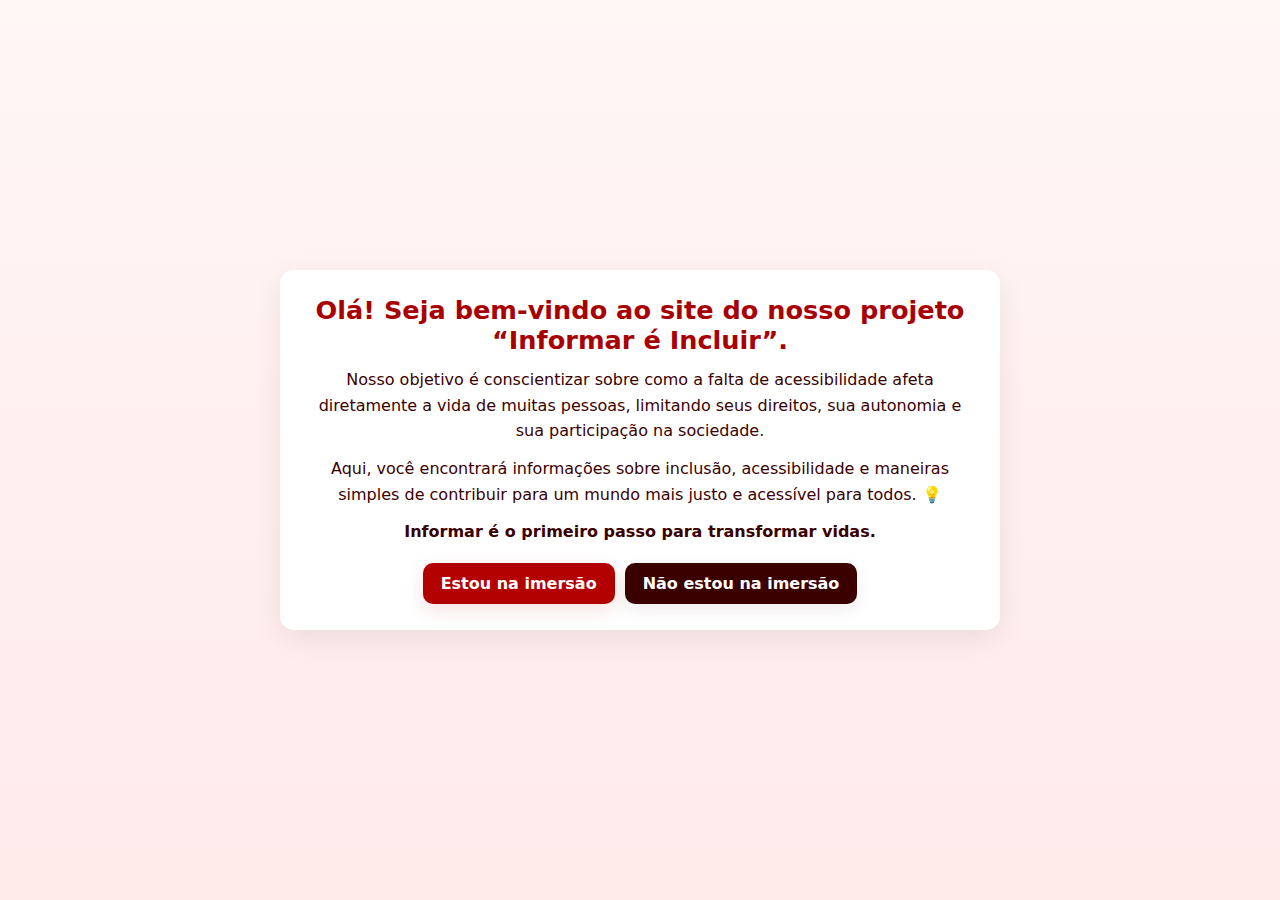
<file: index.html>
<!DOCTYPE html>
<html lang="pt-br">
<head>
  <meta charset="utf-8" />
  <meta name="viewport" content="width=device-width, initial-scale=1" />
  <title>Informar é Incluir</title>
  <link rel="stylesheet" href="style.css" />
  <script src="script.js" defer></script>
</head>
<body>
  <main class="container fade-in">
    <h1>Olá! Seja bem-vindo ao site do nosso projeto<br>“Informar é Incluir”.</h1>

    <p>
      Nosso objetivo é conscientizar sobre como a falta de acessibilidade afeta diretamente a vida de muitas pessoas,
      limitando seus direitos, sua autonomia e sua participação na sociedade.
    </p>

    <p>
      Aqui, você encontrará informações sobre inclusão, acessibilidade e maneiras simples de contribuir para um mundo
      mais justo e acessível para todos. 💡
    </p>

    <p><strong>Informar é o primeiro passo para transformar vidas.</strong></p>

    <div class="botoes">
      <a class="btn" href="surdez.html">Estou na imersão</a>
      <a class="btn secondary" href="acesso.html">Não estou na imersão</a>
    </div>
  </main>
</body>
</html>
</file>
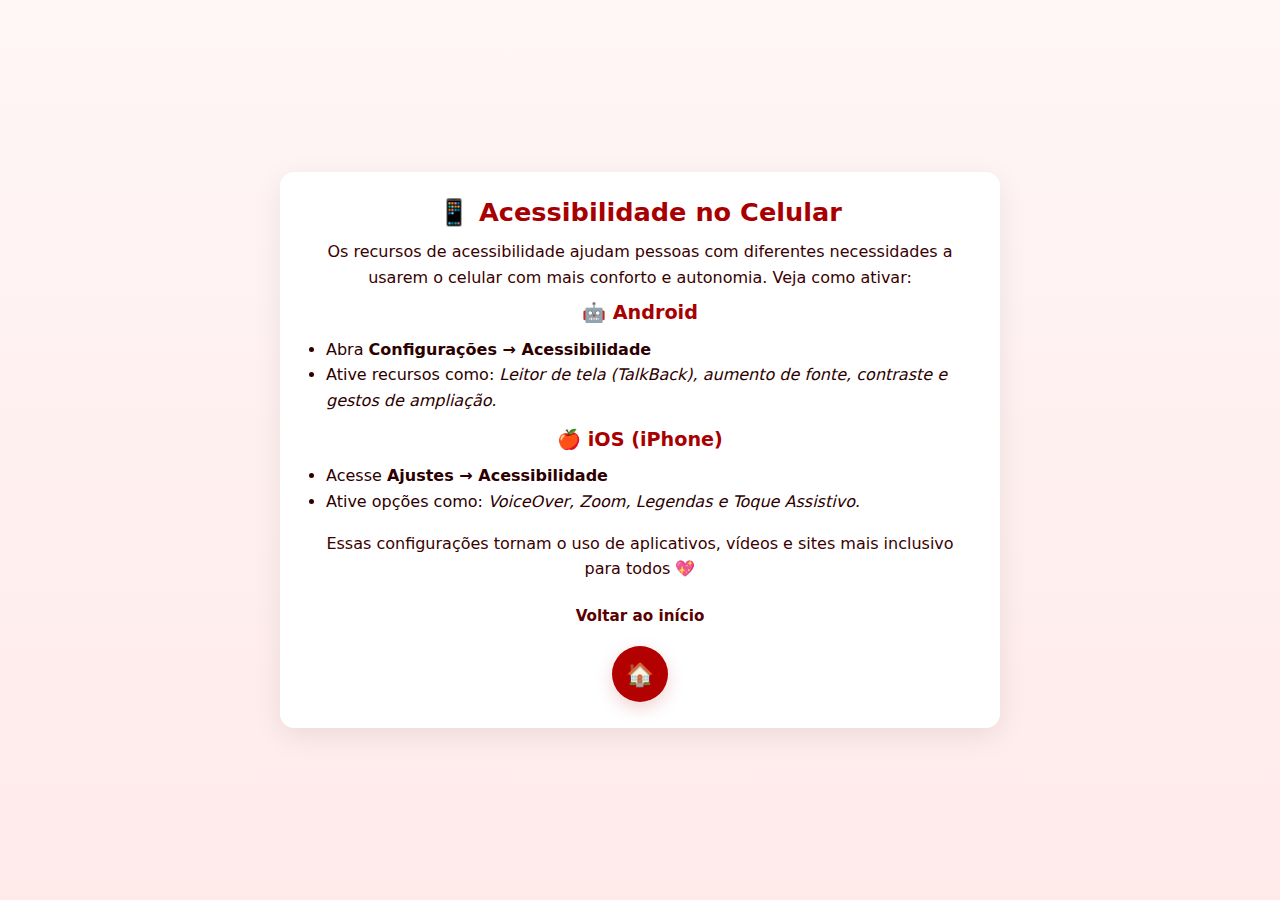
<file: acessibilidade-celular.html>
<!DOCTYPE html>
<html lang="pt-br">
<head>
  <meta charset="UTF-8">
  <meta name="viewport" content="width=device-width, initial-scale=1.0">
  <title>Acessibilidade no Celular</title>
  <link rel="stylesheet" href="style.css">
  <script src="script.js" defer></script>
</head>
<body>
  <main class="container fade-in">
    <h1>📱 Acessibilidade no Celular</h1>
    <p>Os recursos de acessibilidade ajudam pessoas com diferentes necessidades a usarem o celular com mais conforto e autonomia. Veja como ativar:</p>

    <h2>🤖 Android</h2>
    <ul>
      <li>Abra <strong>Configurações → Acessibilidade</strong></li>
      <li>Ative recursos como: <em>Leitor de tela (TalkBack), aumento de fonte, contraste e gestos de ampliação.</em></li>
    </ul>

    <h2>🍎 iOS (iPhone)</h2>
    <ul>
      <li>Acesse <strong>Ajustes → Acessibilidade</strong></li>
      <li>Ative opções como: <em>VoiceOver, Zoom, Legendas e Toque Assistivo.</em></li>
    </ul>

    <p>Essas configurações tornam o uso de aplicativos, vídeos e sites mais inclusivo para todos 💖</p>

    <div class="proxima-estacao">
      <p>Voltar ao início</p>
      <a href="index.html" class="seta">🏠</a>
    </div>
  </main>
</body>
</html>
</file>
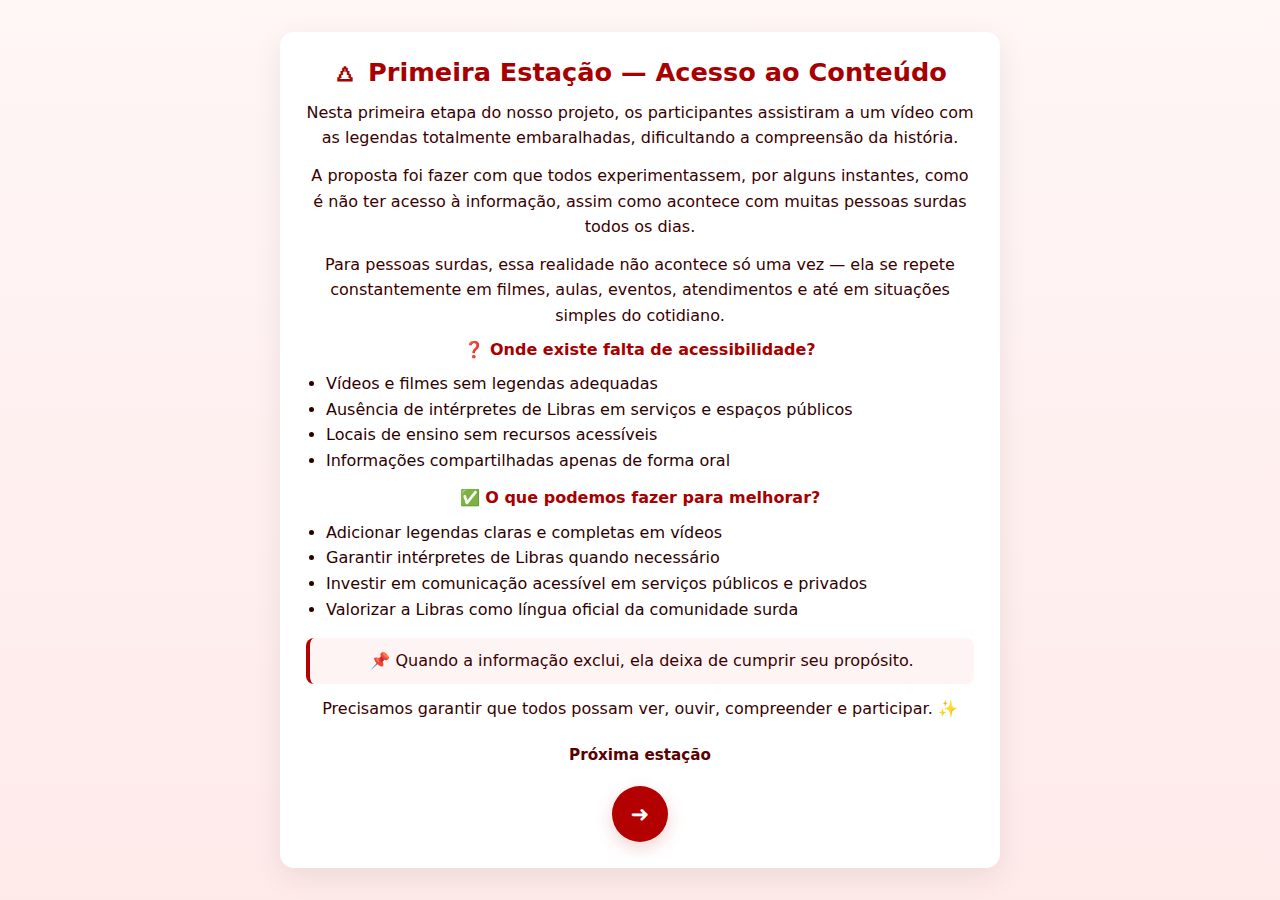
<file: acesso.html>
<!DOCTYPE html>
<html lang="pt-br">
<head>
  <meta charset="utf-8" />
  <meta name="viewport" content="width=device-width, initial-scale=1" />
  <title>Primeira Estação — Acesso ao Conteúdo</title>
  <link rel="stylesheet" href="style.css" />
  <script src="script.js" defer></script>
</head>
<body>
  <main class="container fade-in">
    <h1>🜂 Primeira Estação — Acesso ao Conteúdo</h1>

    <p>
      Nesta primeira etapa do nosso projeto, os participantes assistiram a um vídeo com as legendas totalmente embaralhadas,
      dificultando a compreensão da história.
    </p>

    <p>
      A proposta foi fazer com que todos experimentassem, por alguns instantes, como é não ter acesso à informação,
      assim como acontece com muitas pessoas surdas todos os dias.
    </p>

    <p>
      Para pessoas surdas, essa realidade não acontece só uma vez — ela se repete constantemente em filmes, aulas, eventos,
      atendimentos e até em situações simples do cotidiano.
    </p>

    <h3>❓ Onde existe falta de acessibilidade?</h3>
    <ul>
      <li>Vídeos e filmes sem legendas adequadas</li>
      <li>Ausência de intérpretes de Libras em serviços e espaços públicos</li>
      <li>Locais de ensino sem recursos acessíveis</li>
      <li>Informações compartilhadas apenas de forma oral</li>
    </ul>

    <h3>✅ O que podemos fazer para melhorar?</h3>
    <ul>
      <li>Adicionar legendas claras e completas em vídeos</li>
      <li>Garantir intérpretes de Libras quando necessário</li>
      <li>Investir em comunicação acessível em serviços públicos e privados</li>
      <li>Valorizar a Libras como língua oficial da comunidade surda</li>
    </ul>

    <p class="citacao">📌 Quando a informação exclui, ela deixa de cumprir seu propósito.</p>
    <p>Precisamos garantir que todos possam ver, ouvir, compreender e participar. ✨</p>

    <div class="proxima-estacao">
      <p>Próxima estação</p>
      <a class="seta" href="autismo2.html" aria-label="Ir para a estação do Autismo">➜</a>
    </div>
  </main>
</body>
</html>
</file>
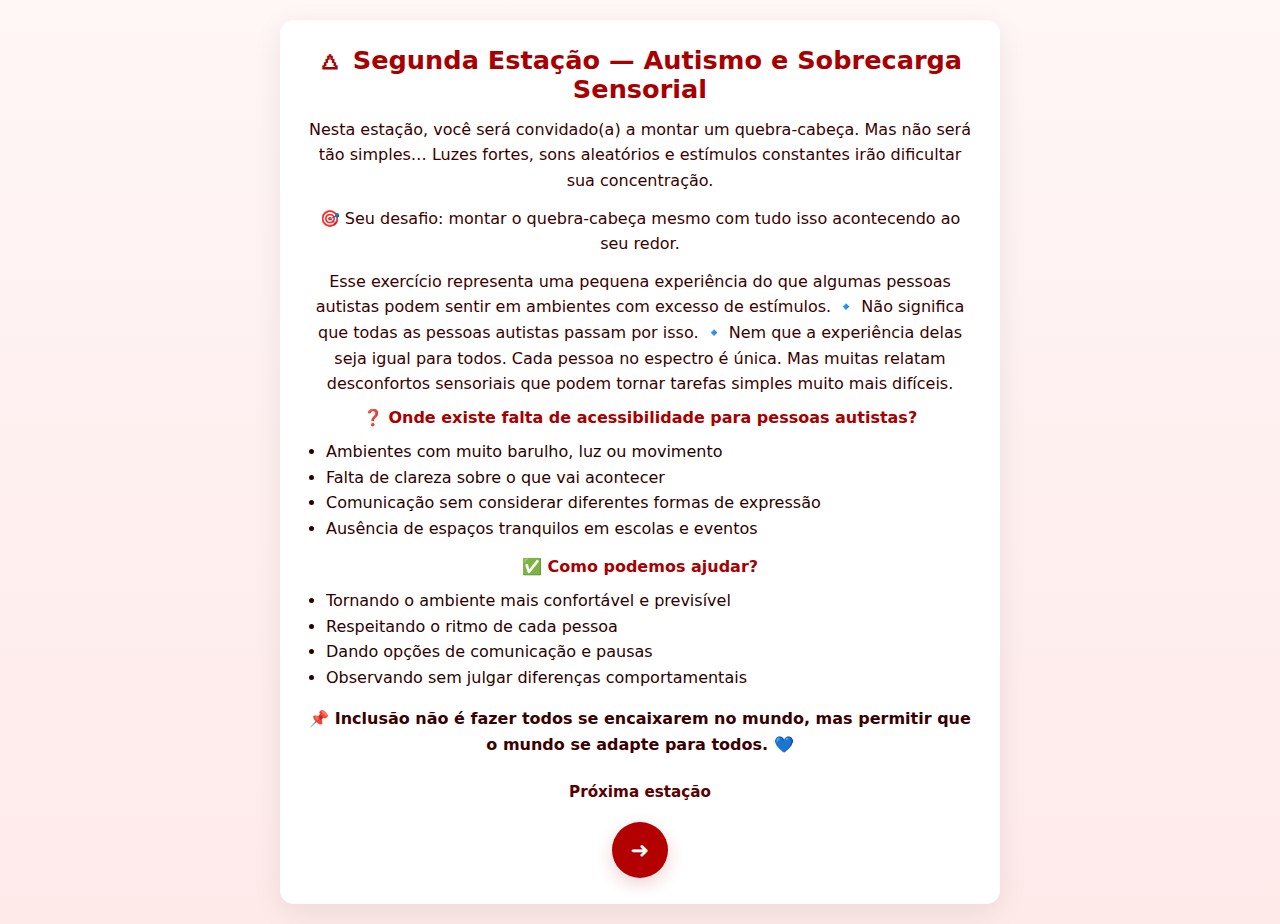
<file: autismo.html>
<!DOCTYPE html>
<html lang="pt-br">
<head>
  <meta charset="utf-8" />
  <meta name="viewport" content="width=device-width, initial-scale=1" />
  <title>Segunda Estação — Autismo e Sobrecarga Sensorial</title>
  <link rel="stylesheet" href="style.css" />
  <script src="script.js" defer></script>
</head>
<body>
  <main class="container fade-in">
    <h1>🜂 Segunda Estação — Autismo e Sobrecarga Sensorial</h1>

    <p>
      Nesta estação, você será convidado(a) a montar um quebra-cabeça.
      Mas não será tão simples…
      Luzes fortes, sons aleatórios e estímulos constantes irão dificultar sua concentração.
    </p>

    <p>🎯 Seu desafio: montar o quebra-cabeça mesmo com tudo isso acontecendo ao seu redor.</p>

    <p>
      Esse exercício representa uma pequena experiência do que algumas pessoas autistas podem sentir em ambientes com excesso de estímulos.
      🔹 Não significa que todas as pessoas autistas passam por isso.
      🔹 Nem que a experiência delas seja igual para todos.
      Cada pessoa no espectro é única.
      Mas muitas relatam desconfortos sensoriais que podem tornar tarefas simples muito mais difíceis.
    </p>

    <h3>❓ Onde existe falta de acessibilidade para pessoas autistas?</h3>
    <ul>
      <li>Ambientes com muito barulho, luz ou movimento</li>
      <li>Falta de clareza sobre o que vai acontecer</li>
      <li>Comunicação sem considerar diferentes formas de expressão</li>
      <li>Ausência de espaços tranquilos em escolas e eventos</li>
    </ul>

    <h3>✅ Como podemos ajudar?</h3>
    <ul>
      <li>Tornando o ambiente mais confortável e previsível</li>
      <li>Respeitando o ritmo de cada pessoa</li>
      <li>Dando opções de comunicação e pausas</li>
      <li>Observando sem julgar diferenças comportamentais</li>
    </ul>

    <p><strong>📌 Inclusão não é fazer todos se encaixarem no mundo, mas permitir que o mundo se adapte para todos. 💙</strong></p>

    <div class="proxima-estacao">
      <p>Próxima estação</p>
      <a class="seta" href="cegueira.html" aria-label="Ir para a próxima estação (Deficiência visual)">➜</a>
    </div>
  </main>
</body>
</html>
</file>
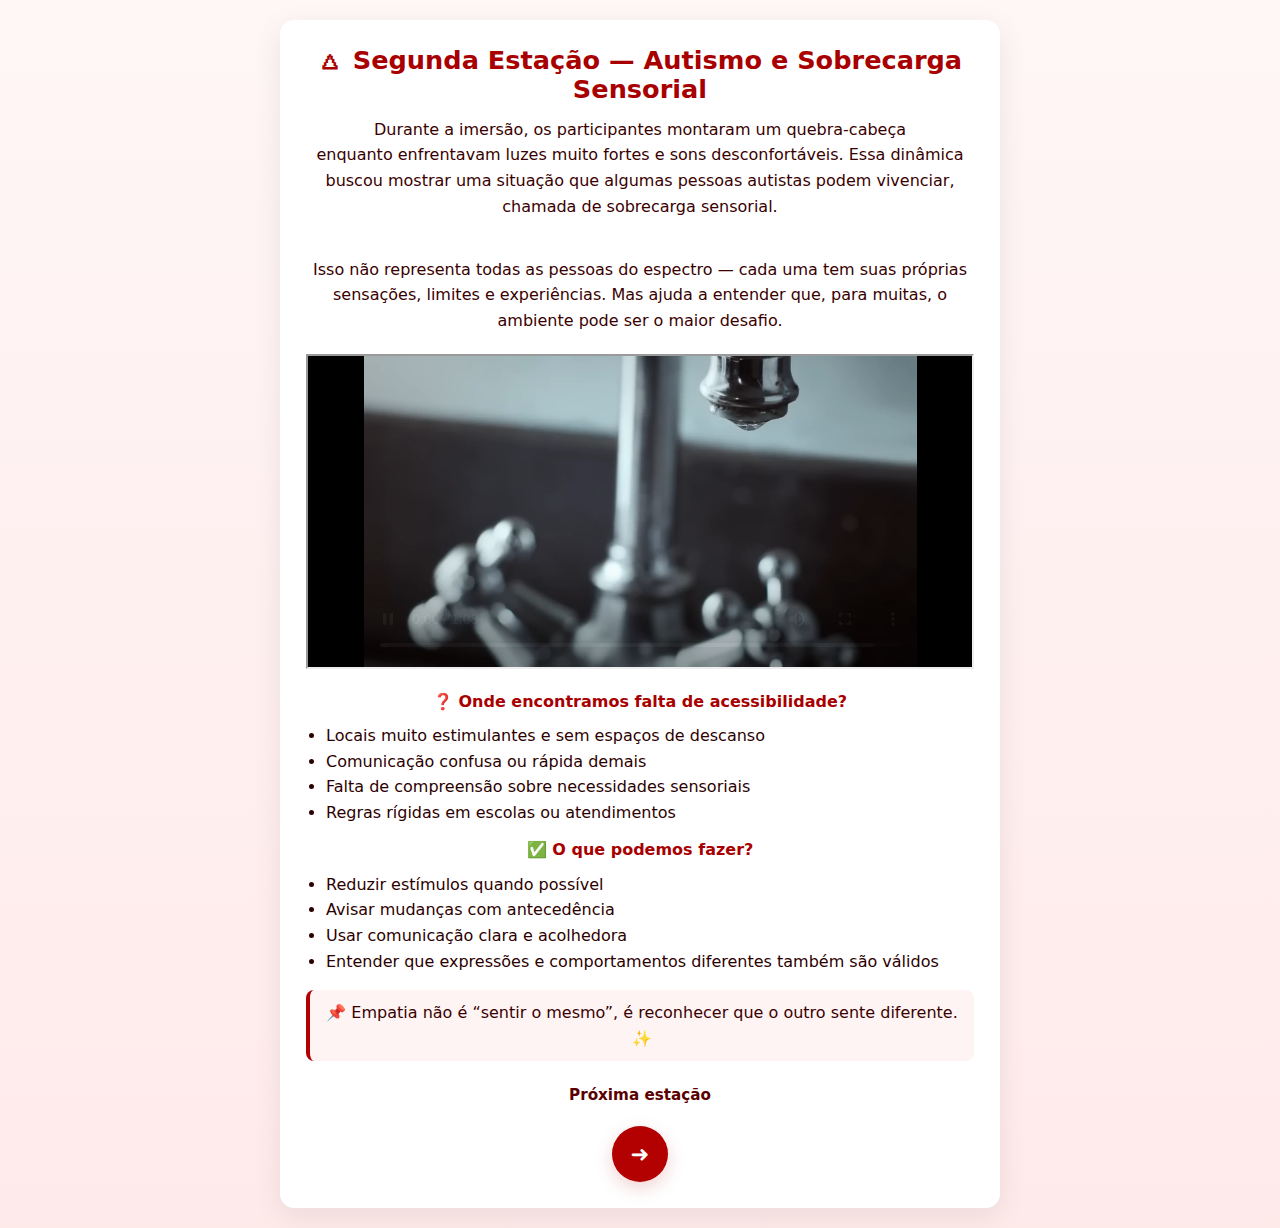
<file: autismo2.html>
<!DOCTYPE html>
<html lang="pt-br">
<head>
  <meta charset="utf-8" />
  <meta name="viewport" content="width=device-width, initial-scale=1" />
  <title>Segunda Estação — Autismo e Sobrecarga Sensorial</title>
  <link rel="stylesheet" href="style.css" />
  <script src="script.js" defer></script>
</head>
<body>
  <main class="container fade-in">
    <h1>🜂 Segunda Estação — Autismo e Sobrecarga Sensorial</h1>

    <p>
      Durante a imersão, os participantes montaram um quebra-cabeça<Br>
       enquanto enfrentavam luzes muito fortes e sons desconfortáveis.
      Essa dinâmica buscou mostrar uma situação que algumas pessoas autistas 
      podem vivenciar, chamada de sobrecarga sensorial.<br><br>
    </p>

    <p>
      Isso não representa todas as pessoas do espectro — cada uma tem suas próprias sensações, limites e experiências.
      Mas ajuda a entender que, para muitas, o ambiente pode ser o maior desafio.
    </p>
<div class="video-container" style="text-align: center; margin: 20px 0;">
    <iframe width="100%" height="315"
            src="ssstik.io_1762472171770.mp4"
             <p class="descricao-video">
        🎥 Vídeo demonstrativo — este é apenas um exemplo ilustrativo de estímulos e desconfortos sensoriais.
      </p>
            title="Vídeo sobre o Autismo"
            frameborder="0"
            allow="accelerometer; autoplay; clipboard-write; encrypted-media; gyroscope; picture-in-picture"
            allowfullscreen
            style="max-width: 600px; border-radius: 12px;">
    </iframe>
</div>

    <h3>❓ Onde encontramos falta de acessibilidade?</h3>
    <ul>
      <li>Locais muito estimulantes e sem espaços de descanso</li>
      <li>Comunicação confusa ou rápida demais</li>
      <li>Falta de compreensão sobre necessidades sensoriais</li>
      <li>Regras rígidas em escolas ou atendimentos</li>
    </ul>

    <h3>✅ O que podemos fazer?</h3>
    <ul>
      <li>Reduzir estímulos quando possível</li>
      <li>Avisar mudanças com antecedência</li>
      <li>Usar comunicação clara e acolhedora</li>
      <li>Entender que expressões e comportamentos diferentes também são válidos</li>
    </ul>

    <p class="citacao">📌 Empatia não é “sentir o mesmo”, é reconhecer que o outro sente diferente. ✨</p>

    <div class="proxima-estacao">
      <p>Próxima estação</p>
      <a class="seta" href="caminho.html" aria-label="Ir para a estação Caminhando com Atenção">➜</a>
    </div>
  </main>
</body>
</html>
</file>
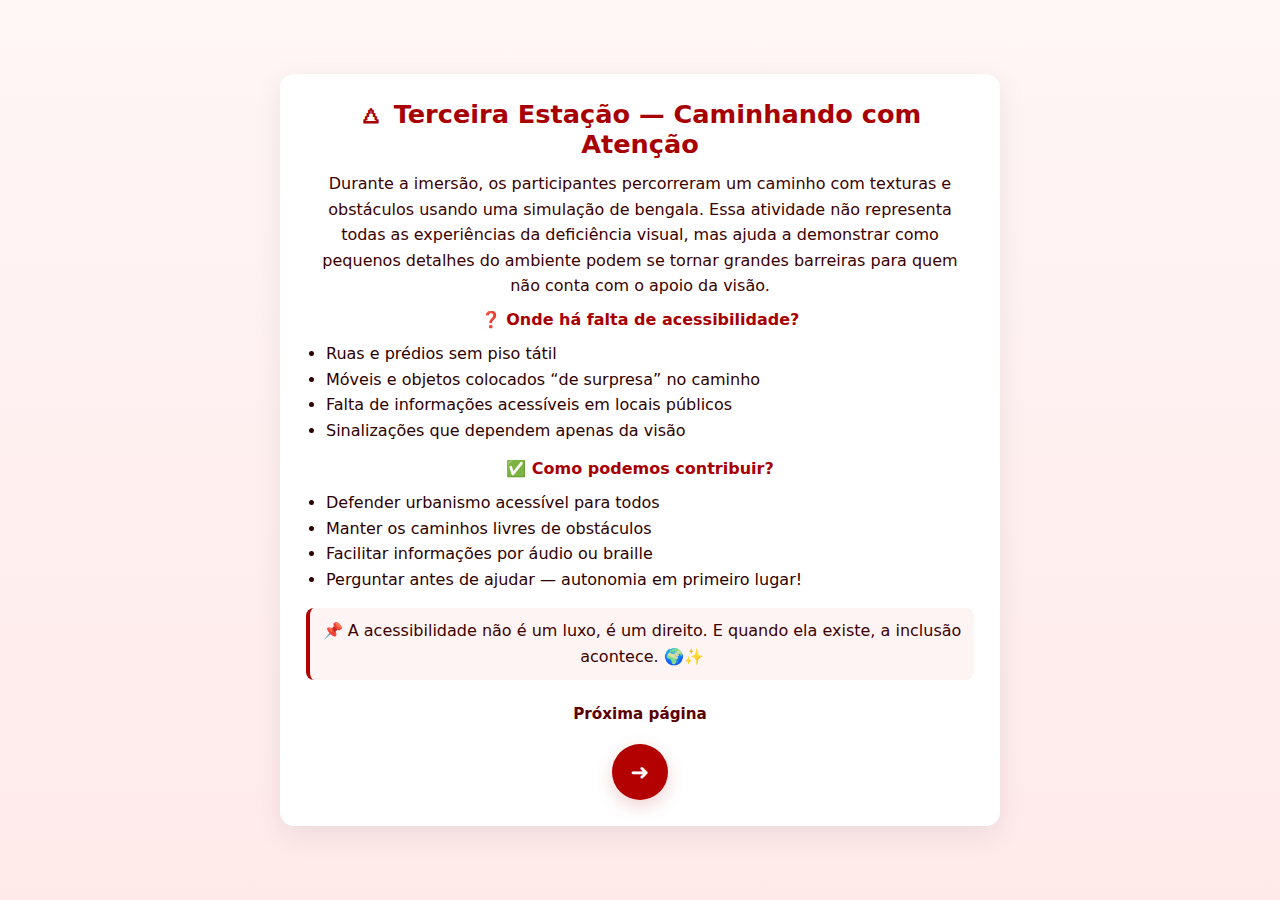
<file: caminho.html>
<!DOCTYPE html>
<html lang="pt-br">
<head>
  <meta charset="utf-8" />
  <meta name="viewport" content="width=device-width, initial-scale=1" />
  <title>Terceira Estação — Caminhando com Atenção</title>
  <link rel="stylesheet" href="style.css" />
  <script src="script.js" defer></script>
</head>
<body>
  <main class="container fade-in">
    <h1>🜂 Terceira Estação — Caminhando com Atenção</h1>

    <p>
      Durante a imersão, os participantes percorreram um caminho com texturas e obstáculos usando uma simulação de bengala.
      Essa atividade não representa todas as experiências da deficiência visual, mas ajuda a demonstrar como pequenos detalhes do ambiente
      podem se tornar grandes barreiras para quem não conta com o apoio da visão.
    </p>

    <h3>❓ Onde há falta de acessibilidade?</h3>
    <ul>
      <li>Ruas e prédios sem piso tátil</li>
      <li>Móveis e objetos colocados “de surpresa” no caminho</li>
      <li>Falta de informações acessíveis em locais públicos</li>
      <li>Sinalizações que dependem apenas da visão</li>
    </ul>

    <h3>✅ Como podemos contribuir?</h3>
    <ul>
      <li>Defender urbanismo acessível para todos</li>
      <li>Manter os caminhos livres de obstáculos</li>
      <li>Facilitar informações por áudio ou braille</li>
      <li>Perguntar antes de ajudar — autonomia em primeiro lugar!</li>
    </ul>

    <p class="citacao">📌 A acessibilidade não é um luxo, é um direito. E quando ela existe, a inclusão acontece. 🌍✨</p>

    <div class="proxima-estacao">
      <p>Próxima página</p>
      <a class="seta" href="acessibilidade-celular.html" aria-label="Ir para acessibilidade em dispositivos">➜</a>
    </div>
  </main>
</body>
</html>
</file>
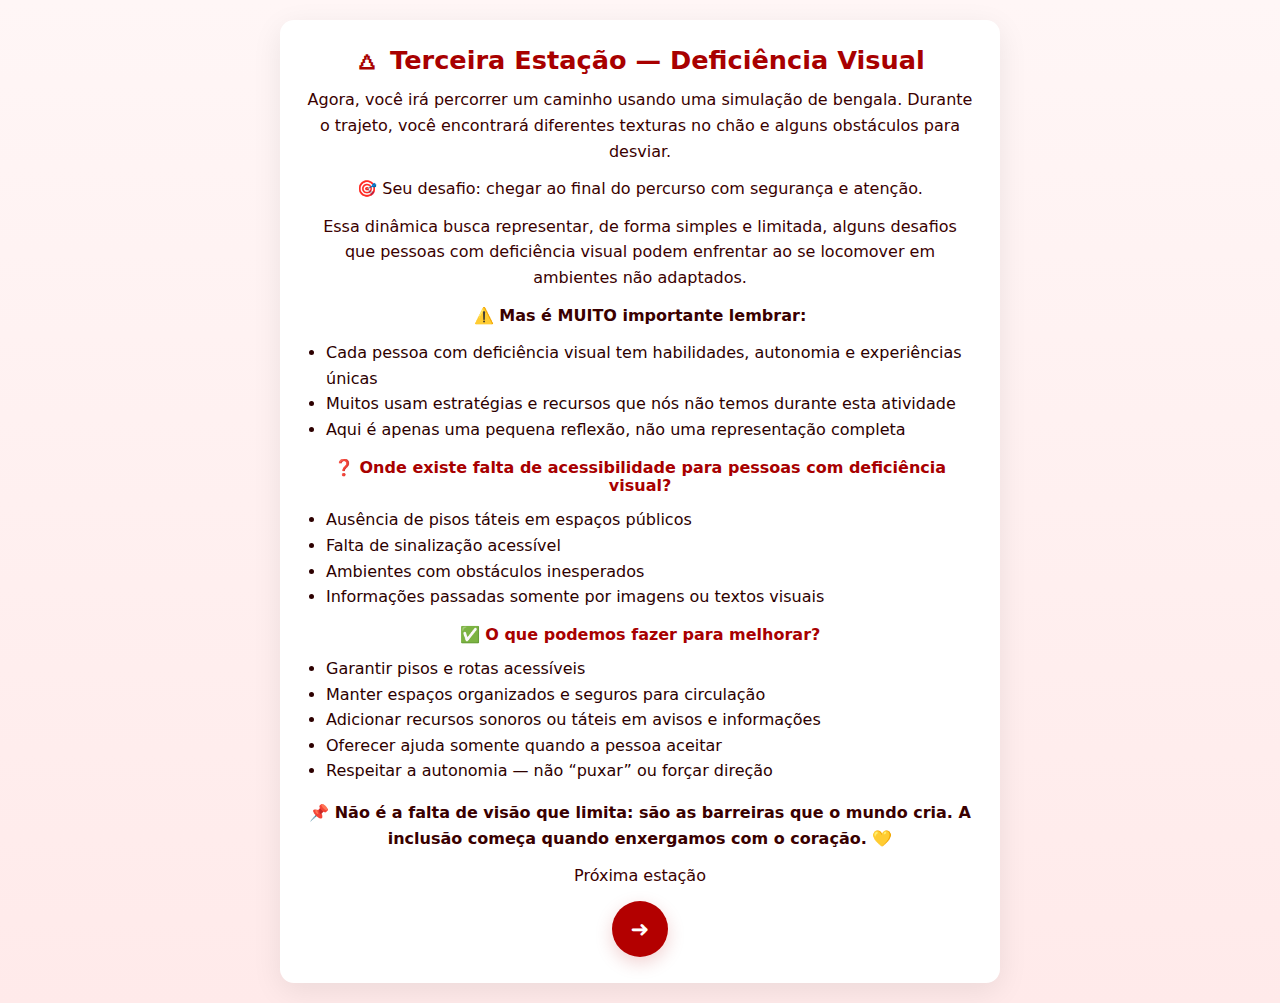
<file: cegueira.html>
<!DOCTYPE html>
<html lang="pt-br">
<head>
  <meta charset="utf-8" />
  <meta name="viewport" content="width=device-width, initial-scale=1" />
  <title>Terceira Estação — Deficiência Visual</title>
  <link rel="stylesheet" href="style.css" />
  <script src="script.js" defer></script>
</head>
<body>
  <main class="container fade-in">
    <h1>🜂 Terceira Estação — Deficiência Visual</h1>

    <p>
      Agora, você irá percorrer um caminho usando uma simulação de bengala.
      Durante o trajeto, você encontrará diferentes texturas no chão e alguns obstáculos para desviar.
    </p>

    <p>🎯 Seu desafio: chegar ao final do percurso com segurança e atenção.</p>

    <p>
      Essa dinâmica busca representar, de forma simples e limitada, alguns desafios que pessoas com deficiência visual podem enfrentar ao se locomover em ambientes não adaptados.
    </p>

    <p><strong>⚠️ Mas é MUITO importante lembrar:</strong></p>
    <ul>
      <li>Cada pessoa com deficiência visual tem habilidades, autonomia e experiências únicas</li>
      <li>Muitos usam estratégias e recursos que nós não temos durante esta atividade</li>
      <li>Aqui é apenas uma pequena reflexão, não uma representação completa</li>
    </ul>

    <h3>❓ Onde existe falta de acessibilidade para pessoas com deficiência visual?</h3>
    <ul>
      <li>Ausência de pisos táteis em espaços públicos</li>
      <li>Falta de sinalização acessível</li>
      <li>Ambientes com obstáculos inesperados</li>
      <li>Informações passadas somente por imagens ou textos visuais</li>
    </ul>

    <h3>✅ O que podemos fazer para melhorar?</h3>
    <ul>
      <li>Garantir pisos e rotas acessíveis</li>
      <li>Manter espaços organizados e seguros para circulação</li>
      <li>Adicionar recursos sonoros ou táteis em avisos e informações</li>
      <li>Oferecer ajuda somente quando a pessoa aceitar</li>
      <li>Respeitar a autonomia — não “puxar” ou forçar direção</li>
    </ul>

    <p><strong>📌 Não é a falta de visão que limita: são as barreiras que o mundo cria. A inclusão começa quando enxergamos com o coração. 💛</strong></p>

    <div class="proxima_estacao">
      <p>Próxima estação</p>
      <a class="seta" href="colares.html" aria-label="Ir para a página Colares da Diversidade">➜</a>
    </div>
  </main>
</body>
</html>
</file>
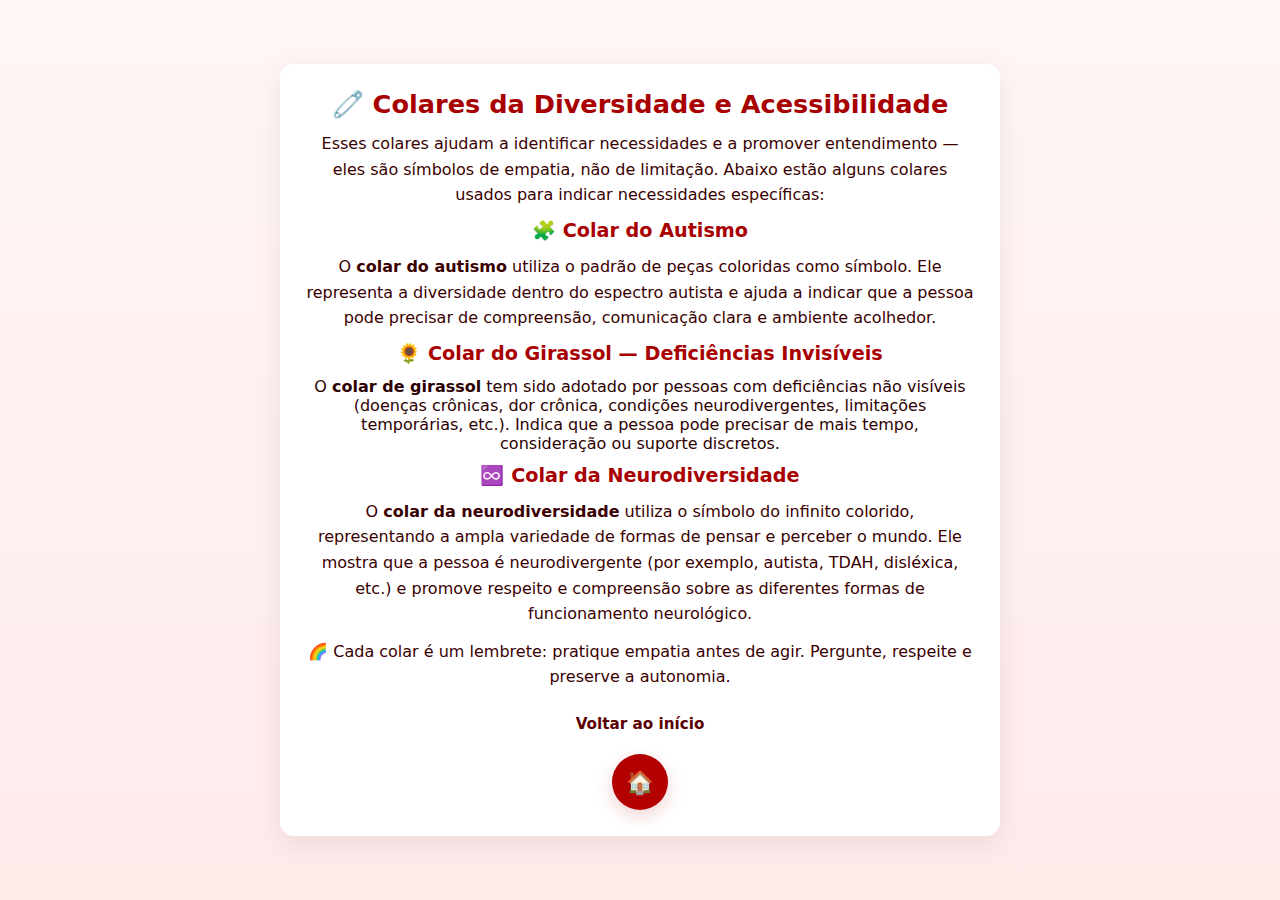
<file: colares.html>
<!DOCTYPE html>
<html lang="pt-br">
<head>
  <meta charset="utf-8" />
  <meta name="viewport" content="width=device-width, initial-scale=1" />
  <title>Colares da Diversidade</title>
  <link rel="stylesheet" href="style.css" />
  <script src="script.js" defer></script>
</head>
<body>
  <main class="container fade-in">
    <h1>🧷 Colares da Diversidade e Acessibilidade</h1>

    <p>Esses colares ajudam a identificar necessidades e a promover entendimento — eles são símbolos de empatia, não de limitação. Abaixo estão alguns colares usados para indicar necessidades específicas:</p>

    <!-- COLAR DO AUTISMO -->
    <section class="colar">
      <h2>🧩 Colar do Autismo</h2>
      <p>
        O <strong>colar do autismo</strong> utiliza o padrão de peças coloridas como símbolo. Ele representa a diversidade dentro do espectro autista e ajuda a indicar que a pessoa pode precisar de compreensão, comunicação clara e ambiente acolhedor.
      </p>
    </section>

    <!-- COLAR DO GIRASSOL -->
    <section class="colar">
      <h2>🌻 Colar do Girassol — Deficiências Invisíveis</h2>
        O <strong>colar de girassol</strong> tem sido adotado por pessoas com deficiências não visíveis (doenças crônicas, dor crônica, condições neurodivergentes,
        limitações temporárias, etc.). Indica que a pessoa pode precisar de mais tempo, consideração ou suporte discretos.
      </p>
    </section>

    <!-- COLAR DA NEURODIVERSIDADE -->
    <section class="colar">
      <h2>♾️ Colar da Neurodiversidade</h2>
      <p>
        O <strong>colar da neurodiversidade</strong> utiliza o símbolo do infinito colorido, representando a ampla variedade de formas de pensar e perceber o mundo. 
        Ele mostra que a pessoa é neurodivergente (por exemplo, autista, TDAH, disléxica, etc.) e promove respeito e compreensão sobre as diferentes formas de funcionamento neurológico.
      </p>
    </section>

    <p class="final-texto">🌈 Cada colar é um lembrete: pratique empatia antes de agir. Pergunte, respeite e preserve a autonomia.</p>

    <div class="proxima-estacao">
      <p>Voltar ao início</p>
      <a class="seta" href="index.html" aria-label="Voltar ao início">🏠</a>
    </div>
  </main>
</body>
</html>
</file>
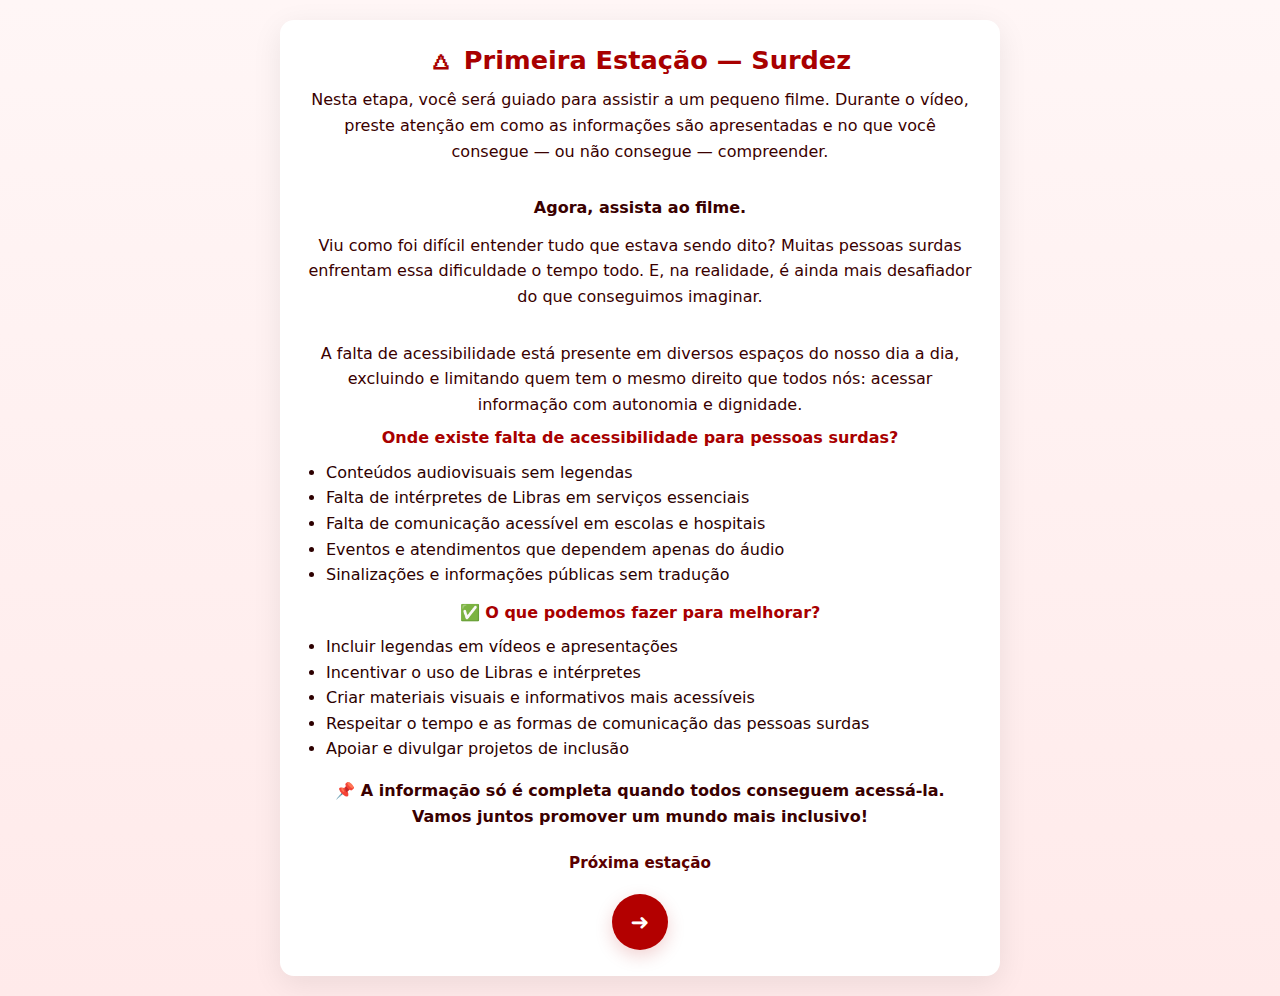
<file: surdez.html>
<!DOCTYPE html>
<html lang="pt-br">
<head>
  <meta charset="utf-8" />
  <meta name="viewport" content="width=device-width, initial-scale=1" />
  <title>Primeira Estação — Surdez</title>
  <link rel="stylesheet" href="style.css" />
  <script src="script.js" defer></script>
</head>
<body>
  <main class="container fade-in">
    <h1>🜂 Primeira Estação — Surdez</h1>

    <p>
      Nesta etapa, você será guiado para assistir a um pequeno filme.
      Durante o vídeo, preste atenção em como as informações são apresentadas e no que você consegue — ou não consegue — compreender.
    </p><br>

    <strong><p> Agora, assista ao filme.</p></strong>

    <p>
      Viu como foi difícil entender tudo que estava sendo dito?
      Muitas pessoas surdas enfrentam essa dificuldade o tempo todo. E, na realidade, é ainda mais desafiador do que conseguimos imaginar.
    </p><br>

    <p>
      A falta de acessibilidade está presente em diversos espaços do nosso dia a dia, excluindo e limitando quem tem o mesmo direito que todos nós:
      acessar informação com autonomia e dignidade.
    </p>

    <h3> Onde existe falta de acessibilidade para pessoas surdas?</h3>
    <ul>
      <li>Conteúdos audiovisuais sem legendas</li>
      <li>Falta de intérpretes de Libras em serviços essenciais</li>
      <li>Falta de comunicação acessível em escolas e hospitais</li>
      <li>Eventos e atendimentos que dependem apenas do áudio</li>
      <li>Sinalizações e informações públicas sem tradução</li>
    </ul>

    <h3>✅ O que podemos fazer para melhorar?</h3>
    <ul>
      <li>Incluir legendas em vídeos e apresentações</li>
      <li>Incentivar o uso de Libras e intérpretes</li>
      <li>Criar materiais visuais e informativos mais acessíveis</li>
      <li>Respeitar o tempo e as formas de comunicação das pessoas surdas</li>
      <li>Apoiar e divulgar projetos de inclusão</li>
    </ul>

    <p><strong>📌 A informação só é completa quando todos conseguem acessá-la. Vamos juntos promover um mundo mais inclusivo!</strong></p>

    <div class="proxima-estacao">
      <p>Próxima estação</p>
      <a class="seta" href="autismo.html" aria-label="Ir para a próxima estação (Autismo)">➜</a>
    </div>
  </main>
</body>
</html>
</file>
<file: style.css>
/* ===========================
   RESET & FONTE
=========================== */
* {
  margin: 0;
  padding: 0;
  box-sizing: border-box;
  font-family: "Poppins", system-ui, -apple-system, "Segoe UI", Roboto, "Helvetica Neue", Arial;
}

/* ===========================
   BODY & BACKGROUND
=========================== */
body {
  background: linear-gradient(180deg, #fff6f6 0%, #ffeaea 100%);
  color: #2d0000;
  display: flex;
  align-items: center;
  justify-content: center;
  min-height: 100vh;
  padding: 20px;
  transition: opacity 0.6s ease, background 0.8s ease;
}

/* ===========================
   CONTAINER PRINCIPAL
=========================== */
.container {
  background: #ffffff;
  width: 100%;
  max-width: 720px;
  border-radius: 14px;
  box-shadow: 0 8px 30px rgba(0,0,0,0.08);
  padding: 26px;
  text-align: center;
  animation: contentFadeIn 0.9s ease forwards;
}

/* ===========================
   TYPOGRAPHY
=========================== */
h1, h2, h3 {
  color: #a80000;
  margin-bottom: 12px;
  font-weight: 700;
  line-height: 1.15;
}

h1 { font-size: 1.6rem; }
h2 { font-size: 1.2rem; }
h3 { font-size: 1rem; }

p {
  color: #3a0000;
  font-size: 1rem;
  line-height: 1.6;
  margin-bottom: 12px;
}

ul { 
  text-align: left;
  margin: 10px 0 16px 0;
  padding-left: 20px;
  color: #2d0000;
  line-height: 1.6;
}

/* Citation / highlight */
.citacao {
  background: #fff4f4;
  border-left: 4px solid #b30000;
  padding: 10px;
  border-radius: 8px;
  margin: 12px 0;
  color: #3a0000;
}

/* ===========================
   BOTÕES PRINCIPAIS / LINKS
=========================== */
.botoes, .button-container {
  margin-top: 18px;
  display: flex;
  gap: 10px;
  justify-content: center;
  flex-wrap: wrap;
}

.btn {
  display: inline-block;
  background: #b30000;
  color: #fff;
  padding: 11px 18px;
  border-radius: 10px;
  text-decoration: none;
  font-weight: 600;
  box-shadow: 0 6px 20px rgba(179,0,0,0.12);
  transition: transform 0.22s ease, background 0.22s ease;
}

.btn.secondary {
  background: #3a0000;
  box-shadow: 0 6px 18px rgba(58,0,0,0.08);
}

.btn:hover { transform: translateY(-3px); }
.btn:active { transform: translateY(-1px) scale(0.995); }

/* ===========================
   PRÓXIMA ESTAÇÃO (seta centralizada)
=========================== */
.proxima-estacao {
  margin-top: 22px;
  display: flex;
  flex-direction: column;
  align-items: center;
  gap: 6px;
}

.proxima-estacao p {
  font-size: 0.95rem;
  color: #5b0000;
  font-weight: 600;
}

.seta {
  display: inline-flex;
  align-items: center;
  justify-content: center;
  width: 56px;
  height: 56px;
  border-radius: 999px;
  background: #b30000;
  color: #fff;
  text-decoration: none;
  font-size: 1.4rem;
  box-shadow: 0 6px 18px rgba(179,0,0,0.18);
  transition: transform 0.2s ease, background 0.2s ease;
}

.seta:hover { transform: scale(1.08); background: #d00000; }

/* ===========================
   VÍDEO
=========================== */
.video-container {
  margin: 14px 0;
  text-align: center;
}

.video-container video, .video-player {
  width: 100%;
  border-radius: 10px;
  box-shadow: 0 6px 18px rgba(0,0,0,0.06);
  outline: none;
}

/* ===========================
   IMAGENS (colares)
=========================== */
.colar-img {
  width: 100%;
  max-width: 420px;
  border-radius: 10px;
  margin: 10px 0 14px 0;
  display: block;
  margin-left: auto;
  margin-right: auto;
}

/* ===========================
   ANIMAÇÃO
=========================== */
.fade-in { opacity: 0; }
@keyframes contentFadeIn {
  from { opacity: 0; transform: translateY(12px); }
  to { opacity: 1; transform: translateY(0); }
}

/* corpo fade-out usado em transições */
body.fade-out {
  opacity: 0;
  background: linear-gradient(180deg, #fff1f1 0%, #ffd8d8 100%);
}

/* ===========================
   RESPONSIVIDADE (mobile-first)
=========================== */
@media (max-width: 720px) {
  .container { padding: 18px; border-radius: 12px; }
  h1 { font-size: 1.4rem; }
  p, ul li { font-size: 0.98rem; }
  .seta { width: 52px; height: 52px; font-size: 1.25rem; }
}

@media (max-width: 420px) {
  h1 { font-size: 1.2rem; }
  .btn { width: 100%; padding: 12px; }
  .seta { width: 48px; height: 48px; font-size: 1.15rem; }
}
</file>
